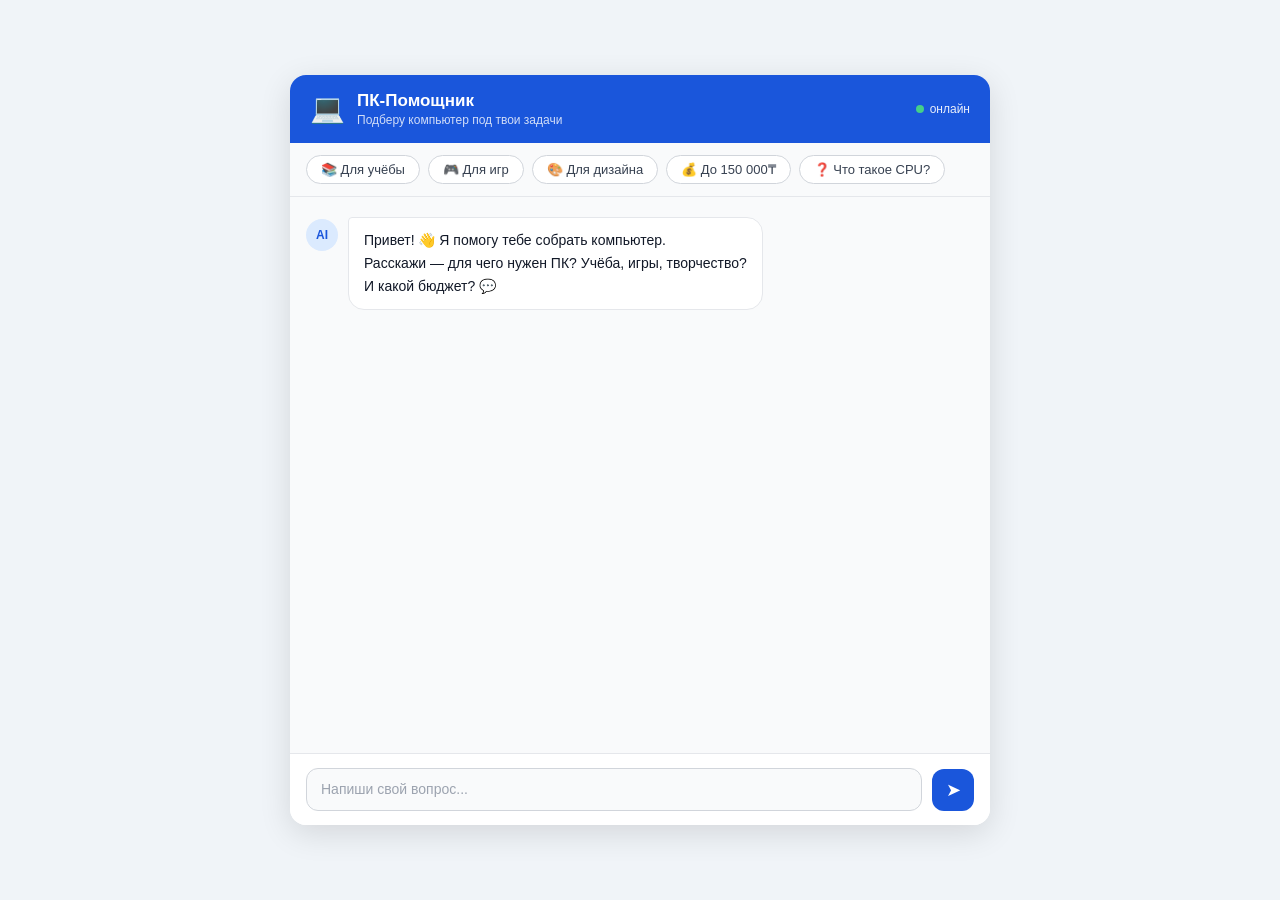
<file: index.html>
<!DOCTYPE html>
<html lang="ru">
<head>
    <meta charset="UTF-8" />
    <meta name="viewport" content="width=device-width, initial-scale=1.0" />
    <title>ПК-Помощник для школьников</title>
    <link rel="stylesheet" href="style.css" />
</head>
<body>

    <div class="app">

        <!-- Шапка -->
        <header class="header">
            <div class="logo">💻</div>
            <div class="header-text">
                <h1>ПК-Помощник</h1>
                <p>Подберу компьютер под твои задачи</p>
            </div>
            <div class="status">
                <span class="dot"></span> онлайн
            </div>
        </header>

        <!-- Быстрые кнопки -->
        <div class="chips">
            <button class="chip" onclick="sendChip('ПК для школы и учёбы')">📚 Для учёбы</button>
            <button class="chip" onclick="sendChip('Игровой ПК')">🎮 Для игр</button>
            <button class="chip" onclick="sendChip('ПК для рисования и дизайна')">🎨 Для дизайна</button>
            <button class="chip" onclick="sendChip('Бюджет до 150000 тенге')">💰 До 150 000₸</button>
            <button class="chip" onclick="sendChip('Что такое процессор и зачем он нужен?')">❓ Что такое CPU?</button>
        </div>

        <!-- Чат -->
        <div class="messages" id="messages">
            <!-- Приветственное сообщение -->
            <div class="msg bot">
                <div class="avatar">AI</div>
                <div class="bubble">
                    Привет! 👋 Я помогу тебе собрать компьютер.<br>
                    Расскажи — для чего нужен ПК? Учёба, игры, творчество?<br>
                    И какой бюджет? 💬
                </div>
            </div>
        </div>

        <!-- Поле ввода -->
        <div class="input-area">
            <textarea id="userInput"
                      placeholder="Напиши свой вопрос..."
                      rows="1"
                      onkeydown="handleKey(event)"
                      oninput="autoResize(this)"></textarea>
            <button id="sendBtn" onclick="sendMessage()">
                ➤
            </button>
        </div>

    </div>

    <script src="config.js"></script>
    <script src="script.js"></script>
</body>
</html>
</file>
<file: style.css>
/* ===== БАЗОВЫЕ СТИЛИ ===== */
* {
    box-sizing: border-box;
    margin: 0;
    padding: 0;
}

body {
    font-family: 'Segoe UI', Tahoma, Geneva, Verdana, sans-serif;
    background: #f0f4f8;
    display: flex;
    justify-content: center;
    align-items: center;
    min-height: 100vh;
    padding: 20px;
}

/* ===== ГЛАВНЫЙ КОНТЕЙНЕР ===== */
.app {
    width: 100%;
    max-width: 700px;
    height: 90vh;
    max-height: 750px;
    background: #ffffff;
    border-radius: 16px;
    box-shadow: 0 8px 32px rgba(0, 0, 0, 0.12);
    display: flex;
    flex-direction: column;
    overflow: hidden;
}

/* ===== ШАПКА ===== */
.header {
    display: flex;
    align-items: center;
    gap: 12px;
    padding: 16px 20px;
    background: #1a56db;
    color: white;
}

.logo {
    font-size: 28px;
    line-height: 1;
}

.header-text h1 {
    font-size: 17px;
    font-weight: 600;
}

.header-text p {
    font-size: 12px;
    opacity: 0.8;
    margin-top: 2px;
}

.status {
    margin-left: auto;
    display: flex;
    align-items: center;
    gap: 6px;
    font-size: 12px;
    opacity: 0.9;
}

.dot {
    width: 8px;
    height: 8px;
    border-radius: 50%;
    background: #4ade80;
    animation: pulse 2s infinite;
}

@keyframes pulse {
    0%, 100% {
        opacity: 1;
    }

    50% {
        opacity: 0.4;
    }
}

/* ===== БЫСТРЫЕ КНОПКИ ===== */
.chips {
    display: flex;
    gap: 8px;
    flex-wrap: wrap;
    padding: 12px 16px;
    border-bottom: 1px solid #e5e7eb;
    background: #f9fafb;
}

.chip {
    padding: 6px 14px;
    border: 1px solid #d1d5db;
    border-radius: 20px;
    font-size: 13px;
    color: #374151;
    background: white;
    cursor: pointer;
    transition: all 0.15s ease;
    white-space: nowrap;
}

    .chip:hover {
        background: #1a56db;
        color: white;
        border-color: #1a56db;
        transform: translateY(-1px);
    }

/* ===== ОБЛАСТЬ СООБЩЕНИЙ ===== */
.messages {
    flex: 1;
    overflow-y: auto;
    padding: 20px 16px;
    display: flex;
    flex-direction: column;
    gap: 14px;
    background: #f9fafb;
}

    .messages::-webkit-scrollbar {
        width: 5px;
    }

    .messages::-webkit-scrollbar-thumb {
        background: #d1d5db;
        border-radius: 3px;
    }

/* ===== СООБЩЕНИЯ ===== */
.msg {
    display: flex;
    gap: 10px;
    max-width: 85%;
    animation: fadeIn 0.2s ease;
}

@keyframes fadeIn {
    from {
        opacity: 0;
        transform: translateY(6px);
    }

    to {
        opacity: 1;
        transform: translateY(0);
    }
}

.msg.bot {
    align-self: flex-start;
}

.msg.user {
    align-self: flex-end;
    flex-direction: row-reverse;
}

.avatar {
    width: 32px;
    height: 32px;
    border-radius: 50%;
    display: flex;
    align-items: center;
    justify-content: center;
    font-size: 12px;
    font-weight: 600;
    flex-shrink: 0;
    margin-top: 2px;
}

.bot .avatar {
    background: #dbeafe;
    color: #1a56db;
}

.user .avatar {
    background: #e5e7eb;
    color: #6b7280;
}

.bubble {
    padding: 11px 15px;
    border-radius: 16px;
    font-size: 14px;
    line-height: 1.65;
}

.bot .bubble {
    background: white;
    color: #111827;
    border-radius: 4px 16px 16px 16px;
    border: 1px solid #e5e7eb;
}

.user .bubble {
    background: #1a56db;
    color: white;
    border-radius: 16px 4px 16px 16px;
}

/* ===== АНИМАЦИЯ ПЕЧАТАЕТ ===== */
.typing-bubble {
    display: flex;
    gap: 5px;
    align-items: center;
    padding: 14px 18px;
}

    .typing-bubble span {
        width: 7px;
        height: 7px;
        border-radius: 50%;
        background: #9ca3af;
        animation: blink 1.2s infinite;
    }

        .typing-bubble span:nth-child(2) {
            animation-delay: 0.2s;
        }

        .typing-bubble span:nth-child(3) {
            animation-delay: 0.4s;
        }

@keyframes blink {
    0%, 80%, 100% {
        opacity: 0.2;
        transform: scale(0.8);
    }

    40% {
        opacity: 1;
        transform: scale(1);
    }
}

/* ===== КАРТОЧКА СБОРКИ ===== */
.pc-card {
    margin-top: 10px;
    border: 1px solid #e5e7eb;
    border-radius: 12px;
    overflow: hidden;
    font-size: 13px;
}

.pc-card-header {
    padding: 9px 14px;
    background: #1a56db;
    color: white;
    font-weight: 600;
    font-size: 12px;
    letter-spacing: 0.04em;
    text-transform: uppercase;
}

.pc-card-row {
    display: flex;
    justify-content: space-between;
    align-items: center;
    padding: 9px 14px;
    border-bottom: 1px solid #f3f4f6;
    gap: 8px;
}

    .pc-card-row:last-child {
        border-bottom: none;
    }

.part-label {
    color: #6b7280;
    min-width: 120px;
    flex-shrink: 0;
    font-size: 13px;
}

.part-info {
    display: flex;
    flex-direction: column;
    align-items: flex-end;
    gap: 2px;
}

.part-model {
    color: #111827;
    font-weight: 500;
    text-align: right;
    font-size: 13px;
}

.part-price {
    color: #1a56db;
    font-weight: 600;
    font-size: 13px;
}

.total-row {
    background: #f0f4ff;
    border-top: 2px solid #c7d7fd;
}

    .total-row .part-label {
        color: #111827;
        font-weight: 700;
        font-size: 14px;
    }

.total-price {
    font-size: 16px !important;
    color: #1a56db !important;
}

/* ===== ПОЛЕ ВВОДА ===== */
.input-area {
    display: flex;
    gap: 10px;
    align-items: flex-end;
    padding: 14px 16px;
    border-top: 1px solid #e5e7eb;
    background: white;
}

textarea {
    flex: 1;
    resize: none;
    border: 1.5px solid #d1d5db;
    border-radius: 12px;
    padding: 10px 14px;
    font-size: 14px;
    font-family: inherit;
    color: #111827;
    background: #f9fafb;
    line-height: 1.5;
    min-height: 42px;
    max-height: 120px;
    overflow-y: auto;
    outline: none;
    transition: border-color 0.15s;
}

    textarea:focus {
        border-color: #1a56db;
        background: white;
    }

    textarea::placeholder {
        color: #9ca3af;
    }

#sendBtn {
    width: 42px;
    height: 42px;
    border-radius: 12px;
    background: #1a56db;
    border: none;
    cursor: pointer;
    font-size: 18px;
    color: white;
    display: flex;
    align-items: center;
    justify-content: center;
    flex-shrink: 0;
    transition: all 0.15s ease;
}

    #sendBtn:hover {
        background: #1e429f;
        transform: scale(1.05);
    }

    #sendBtn:disabled {
        opacity: 0.4;
        cursor: not-allowed;
        transform: none;
    }

/* ===== МОБИЛЬНАЯ АДАПТАЦИЯ ===== */
@media (max-width: 480px) {
    body {
        padding: 0;
        align-items: stretch;
    }

    .app {
        height: 100vh;
        max-height: none;
        border-radius: 0;
    }

    .chips {
        gap: 6px;
        padding: 10px 12px;
    }

    .chip {
        font-size: 12px;
        padding: 5px 10px;
    }

    .msg {
        max-width: 92%;
    }
}
</file>
<file: pc-helper/style.css>
/* ===== БАЗОВЫЕ СТИЛИ ===== */
* {
    box-sizing: border-box;
    margin: 0;
    padding: 0;
}

body {
    font-family: 'Segoe UI', Tahoma, Geneva, Verdana, sans-serif;
    background: #f0f4f8;
    display: flex;
    justify-content: center;
    align-items: center;
    min-height: 100vh;
    padding: 20px;
}

/* ===== ГЛАВНЫЙ КОНТЕЙНЕР ===== */
.app {
    width: 100%;
    max-width: 700px;
    height: 90vh;
    max-height: 750px;
    background: #ffffff;
    border-radius: 16px;
    box-shadow: 0 8px 32px rgba(0, 0, 0, 0.12);
    display: flex;
    flex-direction: column;
    overflow: hidden;
}

/* ===== ШАПКА ===== */
.header {
    display: flex;
    align-items: center;
    gap: 12px;
    padding: 16px 20px;
    background: #1a56db;
    color: white;
}

.logo {
    font-size: 28px;
    line-height: 1;
}

.header-text h1 {
    font-size: 17px;
    font-weight: 600;
}

.header-text p {
    font-size: 12px;
    opacity: 0.8;
    margin-top: 2px;
}

.status {
    margin-left: auto;
    display: flex;
    align-items: center;
    gap: 6px;
    font-size: 12px;
    opacity: 0.9;
}

.dot {
    width: 8px;
    height: 8px;
    border-radius: 50%;
    background: #4ade80;
    animation: pulse 2s infinite;
}

@keyframes pulse {
    0%, 100% {
        opacity: 1;
    }

    50% {
        opacity: 0.4;
    }
}

/* ===== БЫСТРЫЕ КНОПКИ ===== */
.chips {
    display: flex;
    gap: 8px;
    flex-wrap: wrap;
    padding: 12px 16px;
    border-bottom: 1px solid #e5e7eb;
    background: #f9fafb;
}

.chip {
    padding: 6px 14px;
    border: 1px solid #d1d5db;
    border-radius: 20px;
    font-size: 13px;
    color: #374151;
    background: white;
    cursor: pointer;
    transition: all 0.15s ease;
    white-space: nowrap;
}

    .chip:hover {
        background: #1a56db;
        color: white;
        border-color: #1a56db;
        transform: translateY(-1px);
    }

/* ===== ОБЛАСТЬ СООБЩЕНИЙ ===== */
.messages {
    flex: 1;
    overflow-y: auto;
    padding: 20px 16px;
    display: flex;
    flex-direction: column;
    gap: 14px;
    background: #f9fafb;
}

    .messages::-webkit-scrollbar {
        width: 5px;
    }

    .messages::-webkit-scrollbar-thumb {
        background: #d1d5db;
        border-radius: 3px;
    }

/* ===== СООБЩЕНИЯ ===== */
.msg {
    display: flex;
    gap: 10px;
    max-width: 85%;
    animation: fadeIn 0.2s ease;
}

@keyframes fadeIn {
    from {
        opacity: 0;
        transform: translateY(6px);
    }

    to {
        opacity: 1;
        transform: translateY(0);
    }
}

.msg.bot {
    align-self: flex-start;
}

.msg.user {
    align-self: flex-end;
    flex-direction: row-reverse;
}

.avatar {
    width: 32px;
    height: 32px;
    border-radius: 50%;
    display: flex;
    align-items: center;
    justify-content: center;
    font-size: 12px;
    font-weight: 600;
    flex-shrink: 0;
    margin-top: 2px;
}

.bot .avatar {
    background: #dbeafe;
    color: #1a56db;
}

.user .avatar {
    background: #e5e7eb;
    color: #6b7280;
}

.bubble {
    padding: 11px 15px;
    border-radius: 16px;
    font-size: 14px;
    line-height: 1.65;
}

.bot .bubble {
    background: white;
    color: #111827;
    border-radius: 4px 16px 16px 16px;
    border: 1px solid #e5e7eb;
}

.user .bubble {
    background: #1a56db;
    color: white;
    border-radius: 16px 4px 16px 16px;
}

/* ===== АНИМАЦИЯ ПЕЧАТАЕТ ===== */
.typing-bubble {
    display: flex;
    gap: 5px;
    align-items: center;
    padding: 14px 18px;
}

    .typing-bubble span {
        width: 7px;
        height: 7px;
        border-radius: 50%;
        background: #9ca3af;
        animation: blink 1.2s infinite;
    }

        .typing-bubble span:nth-child(2) {
            animation-delay: 0.2s;
        }

        .typing-bubble span:nth-child(3) {
            animation-delay: 0.4s;
        }

@keyframes blink {
    0%, 80%, 100% {
        opacity: 0.2;
        transform: scale(0.8);
    }

    40% {
        opacity: 1;
        transform: scale(1);
    }
}

/* ===== КАРТОЧКА СБОРКИ ===== */
.pc-card {
    margin-top: 10px;
    border: 1px solid #e5e7eb;
    border-radius: 12px;
    overflow: hidden;
    font-size: 13px;
}

.pc-card-header {
    padding: 9px 14px;
    background: #1a56db;
    color: white;
    font-weight: 600;
    font-size: 12px;
    letter-spacing: 0.04em;
    text-transform: uppercase;
}

.pc-card-row {
    display: flex;
    justify-content: space-between;
    align-items: center;
    padding: 9px 14px;
    border-bottom: 1px solid #f3f4f6;
    gap: 8px;
}

    .pc-card-row:last-child {
        border-bottom: none;
    }

.part-label {
    color: #6b7280;
    min-width: 120px;
    flex-shrink: 0;
    font-size: 13px;
}

.part-info {
    display: flex;
    flex-direction: column;
    align-items: flex-end;
    gap: 2px;
}

.part-model {
    color: #111827;
    font-weight: 500;
    text-align: right;
    font-size: 13px;
}

.part-price {
    color: #1a56db;
    font-weight: 600;
    font-size: 13px;
}

.total-row {
    background: #f0f4ff;
    border-top: 2px solid #c7d7fd;
}

    .total-row .part-label {
        color: #111827;
        font-weight: 700;
        font-size: 14px;
    }

.total-price {
    font-size: 16px !important;
    color: #1a56db !important;
}

/* ===== ПОЛЕ ВВОДА ===== */
.input-area {
    display: flex;
    gap: 10px;
    align-items: flex-end;
    padding: 14px 16px;
    border-top: 1px solid #e5e7eb;
    background: white;
}

textarea {
    flex: 1;
    resize: none;
    border: 1.5px solid #d1d5db;
    border-radius: 12px;
    padding: 10px 14px;
    font-size: 14px;
    font-family: inherit;
    color: #111827;
    background: #f9fafb;
    line-height: 1.5;
    min-height: 42px;
    max-height: 120px;
    overflow-y: auto;
    outline: none;
    transition: border-color 0.15s;
}

    textarea:focus {
        border-color: #1a56db;
        background: white;
    }

    textarea::placeholder {
        color: #9ca3af;
    }

#sendBtn {
    width: 42px;
    height: 42px;
    border-radius: 12px;
    background: #1a56db;
    border: none;
    cursor: pointer;
    font-size: 18px;
    color: white;
    display: flex;
    align-items: center;
    justify-content: center;
    flex-shrink: 0;
    transition: all 0.15s ease;
}

    #sendBtn:hover {
        background: #1e429f;
        transform: scale(1.05);
    }

    #sendBtn:disabled {
        opacity: 0.4;
        cursor: not-allowed;
        transform: none;
    }

/* ===== МОБИЛЬНАЯ АДАПТАЦИЯ ===== */
@media (max-width: 480px) {
    body {
        padding: 0;
        align-items: stretch;
    }

    .app {
        height: 100vh;
        max-height: none;
        border-radius: 0;
    }

    .chips {
        gap: 6px;
        padding: 10px 12px;
    }

    .chip {
        font-size: 12px;
        padding: 5px 10px;
    }

    .msg {
        max-width: 92%;
    }
}
</file>
